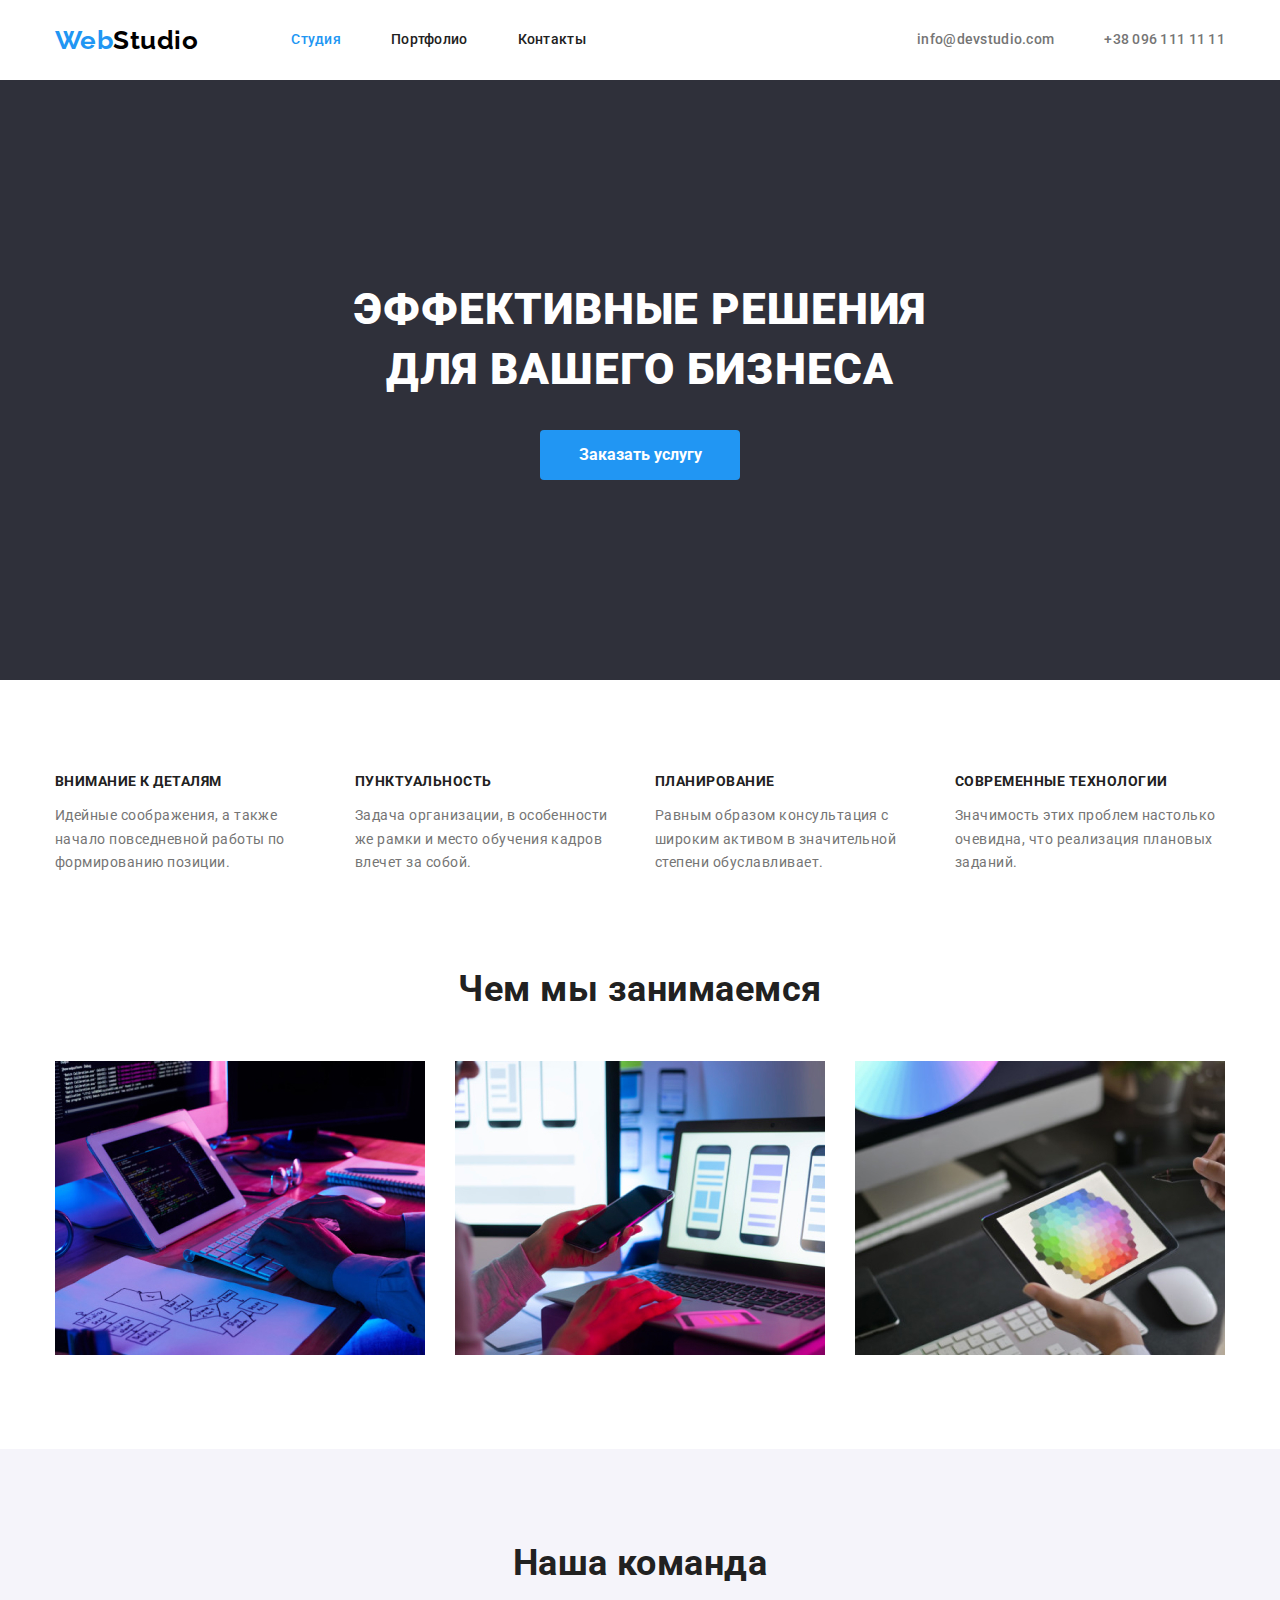
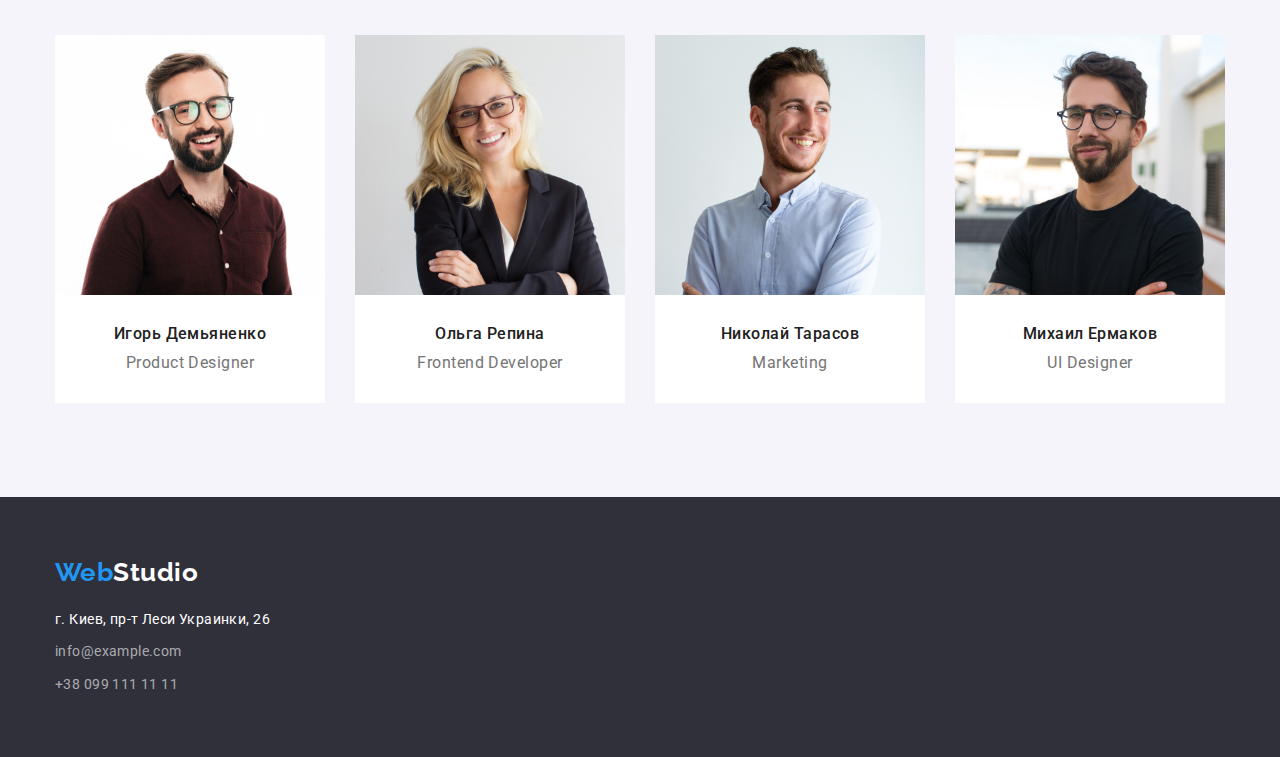
<file: index.html>
<!DOCTYPE html>
<html lang="ru">
  <head>
    <meta charset="UTF-8" />
    <meta name="viewport" content="width=device-width, initial-scale=1.0" />
    <title>Студия</title>
    <link
      href="https://fonts.googleapis.com/css2?family=Raleway:wght@700&family=Roboto:wght@400;500;700;900&display=swap"
      rel="stylesheet"
    />
    <link rel="stylesheet" href="./css/notmalize.css" />
    <link rel="stylesheet" href="./css/main.css" />
    <link rel="stylesheet" href="./css/index.css" />
  </head>
  <body>
    <!-- Шапка сайта -->
    <header class="page-header">
      <div class="container main-nav">
        <nav class="navigation-bar">
          <a href="./index.html" class="logo">
            <span class="logo-web">Web</span
            ><span class="logo-studio">Studio</span>
          </a>

          <ul class="site-nav list">
            <li class="item">
              <a href="./index.html" class="link current">Студия</a>
            </li>
            <li class="item">
              <a href="./potfolio.html" class="link">Портфолио</a>
            </li>
            <li class="item"><a href="" class="link">Контакты</a></li>
          </ul>
        </nav>

        <div class="contacts">
          <ul class="list">
            <li class="item">
              <a href="mailto:info@example.com" class="contacts-item"
                >info@devstudio.com</a
              >
            </li>
            <li class="item">
              <a href="tel:+380991111111" class="contacts-item"
                >+38 096 111 11 11</a
              >
            </li>
          </ul>
        </div>
      </div>
    </header>

    <main>
      <!-- Герой -->
      <section class="hero">
        <h1 class="hero-title">Эффективные решения<br />для вашего бизнеса</h1>
        <button type="button" class="button">Заказать услугу</button>
      </section>

      <!-- Особенности -->
      <section class="section">
        <div class="container">
          <!-- Убрать заголовок в CSS -->
          <h2 class="section-title visually-hidden">Наши особенности</h2>
          <ul class="features-list list">
            <li class="item">
              <h3 class="title">Внимание к деталям</h3>
              <p class="text">
                Идейные соображения, а также начало повседневной работы по
                формированию позиции.
              </p>
            </li>
            <li class="item">
              <h3 class="title">Пунктуальность</h3>
              <p class="text">
                Задача организации, в особенности же рамки и место обучения
                кадров влечет за собой.
              </p>
            </li>
            <li class="item">
              <h3 class="title">Планирование</h3>
              <p class="text">
                Равным образом консультация с широким активом в значительной
                степени обуславливает.
              </p>
            </li>
            <li class="item">
              <h3 class="title">Современные технологии</h3>
              <p class="text">
                Значимость этих проблем настолько очевидна, что реализация
                плановых заданий.
              </p>
            </li>
          </ul>
        </div>
      </section>

      <!-- Чем мы занимаемся -->
      <section class="section no-padding">
        <div class="container">
          <h2 class="section-title">Чем мы занимаемся</h2>
          <ul class="work-examples list">
            <li class="item">
              <img
                src="./img/img1.jpg"
                alt="рабочий процесс программирования"
                width="370"
                height="294"
              />
            </li>
            <li class="item">
              <img
                src="./img/img2.jpg"
                alt="Проектировние мобильных приложений"
                width="370"
                height="294"
              />
            </li>
            <li class="item">
              <img
                src="./img/img3.jpg"
                alt="Вэб-дизайн"
                width="370"
                height="294"
              />
            </li>
          </ul>
        </div>
      </section>

      <!-- Наша команда -->
      <section class="section our-team">
        <div class="container">
          <h2 class="section-title">Наша команда</h2>
          <ul class="team-list list">
            <li class="item">
              <img
                class="photo-member"
                src="./img/img-person1.jpg"
                alt="фото Игоря Демьяненко"
                width="270"
                height="260"
              />
              <h3 class="member">Игорь Демьяненко</h3>
              <p class="text">Product Designer</p>
            </li>
            <li class="item">
              <img
                class="photo-member"
                src="./img/img-person2.jpg"
                alt="фото Ольги Репиной"
                width="270"
                height="260"
              />
              <h3 class="member">Ольга Репина</h3>
              <p class="text">Frontend Developer</p>
            </li>
            <li class="item">
              <img
                class="photo-member"
                src="./img/img-person3.jpg"
                alt="Фото Николая Тарасова"
                width="270"
                height="260"
              />
              <h3 class="member">Николай Тарасов</h3>
              <p class="text">Marketing</p>
            </li>
            <li class="item">
              <img
                class="photo-member"
                src="./img/img-person4.jpg"
                alt="фото Михаила Ермакова"
                width="270"
                height="260"
              />
              <h3 class="member">Михаил Ермаков</h3>
              <p class="text">UI Designer</p>
            </li>
          </ul>
        </div>
      </section>
    </main>

    <!-- Футер -->
    <footer class="footer">
      <div class="container">
        <a href="./index.html" class="logo">
          <span class="logo-web">Web</span
          ><span class="logo-studio-footer">Studio</span>
        </a>
        <address>
          <a
            href="https://www.google.com/maps/place/%D0%B1%D1%83%D0%BB.+%D0%9B%D0%B5%D1%81%D0%B8+%D0%A3%D0%BA%D1%80%D0%B0%D0%B8%D0%BD%D0%BA%D0%B8,+26,+%D0%9A%D0%B8%D0%B5%D0%B2,+02000/@50.4265841,30.5361971,17z/data=!4m13!1m7!3m6!1s0x40d4cf0e033ecbe9:0x57a4dffefec77da0!2z0LHRg9C7LiDQm9C10YHQuCDQo9C60YDQsNC40L3QutC4LCAyNiwg0JrQuNC10LIsIDAyMDAw!3b1!8m2!3d50.4265807!4d30.5383858!3m4!1s0x40d4cf0e033ecbe9:0x57a4dffefec77da0!8m2!3d50.4265807!4d30.5383858"
            target="_blank"
            title="Поисковая система Google"
            class="address"
            >г. Киев, пр-т Леси Украинки, 26</a
          >
          <br />

          <a href="mailto:info@example.com" class="mail">info@example.com</a>
          <br />
          <a href="tel:+380991111111" class="tel">+38 099 111 11 11</a>
        </address>
      </div>
    </footer>
  </body>
</html>
</file>
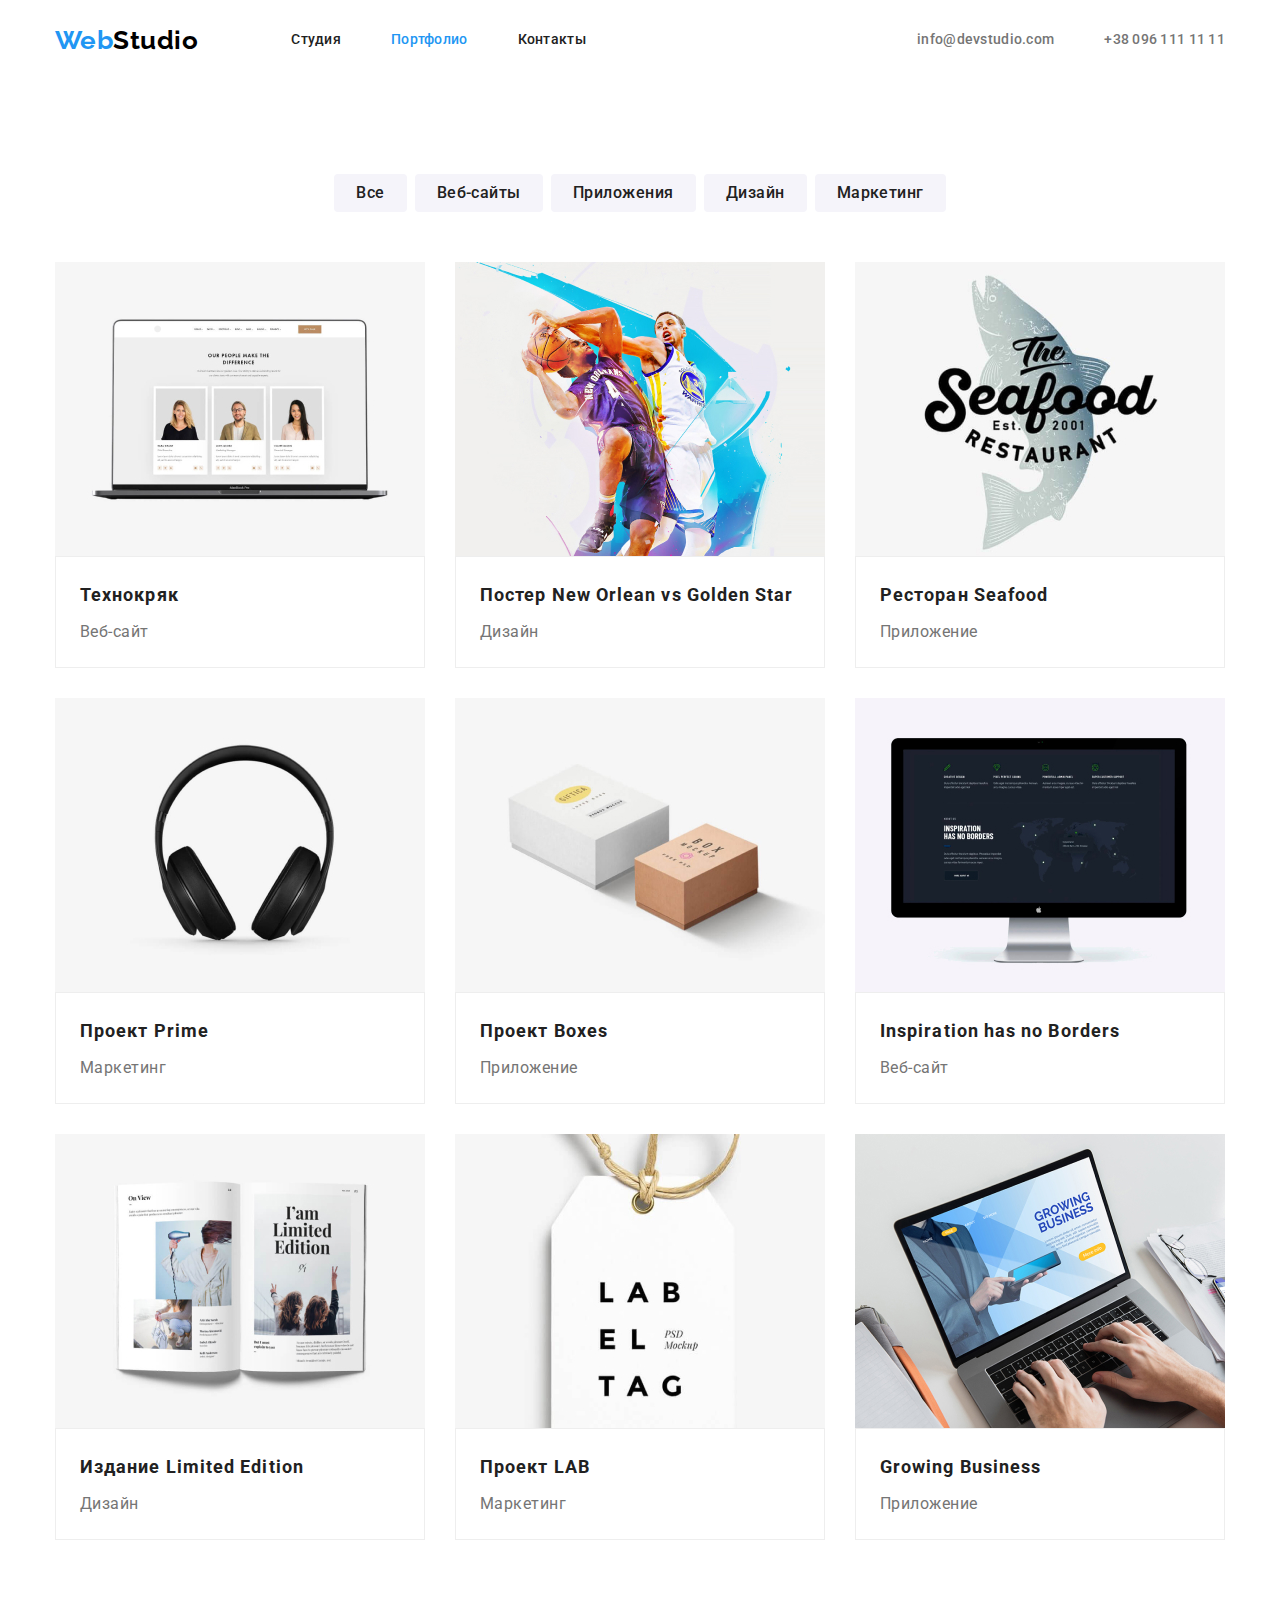
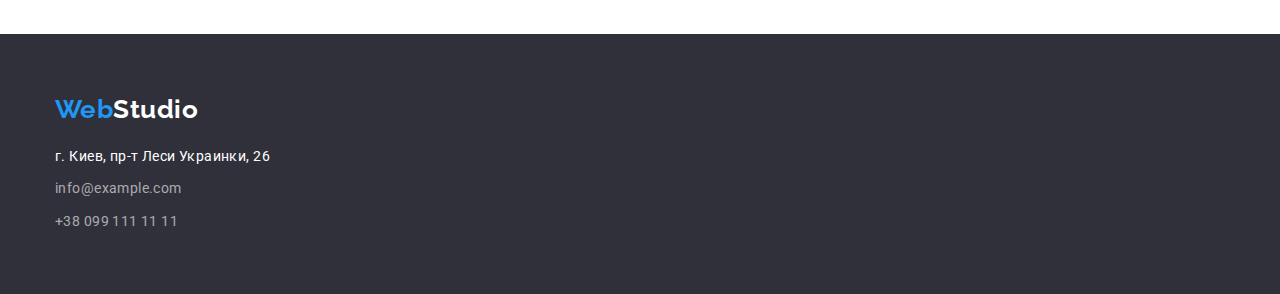
<file: potfolio.html>
<!DOCTYPE html>
<html lang="ru">
  <head>
    <meta charset="UTF-8" />
    <meta name="viewport" content="width=device-width, initial-scale=1.0" />
    <title>Портфолио</title>
    <link
      href="https://fonts.googleapis.com/css2?family=Raleway:wght@700&family=Roboto:wght@400;500;700;900&display=swap"
      rel="stylesheet"
    />
    <link rel="stylesheet" href="./css/notmalize.css" />
    <link rel="stylesheet" href="./css/main.css" />
    <link rel="stylesheet" href="./css/portfolio.css" />
  </head>

  <body>
    <!-- Шапка сайта -->
    <header class="page-header">
      <div class="container main-nav">
        <nav class="navigation-bar">
          <a href="./index.html" class="logo">
            <span class="logo-web">Web</span
            ><span class="logo-studio">Studio</span>
          </a>

          <ul class="site-nav list">
            <li class="item">
              <a href="./index.html" class="link">Студия</a>
            </li>
            <li class="item">
              <a href="./potfolio.html" class="link current">Портфолио</a>
            </li>
            <li class="item"><a href="" class="link">Контакты</a></li>
          </ul>
        </nav>

        <div class="contacts">
          <ul class="list">
            <li class="item">
              <a href="mailto:info@example.com" class="contacts-item"
                >info@devstudio.com</a
              >
            </li>
            <li class="item">
              <a href="tel:+380991111111" class="contacts-item"
                >+38 096 111 11 11</a
              >
            </li>
          </ul>
        </div>
      </div>
    </header>

    <!-- Главное -->
    <main>
      <section class="section">
        <div class="container">
          <!-- Спрятать заголовок в CSS -->
          <h1 class="visually-hidden">Примеры проектов</h1>
          <ul class="list filter-list">
            <li class="item">
              <button type="button" class="filter-button">Все</button>
            </li>
            <li class="item">
              <button type="button" class="filter-button">Веб-сайты</button>
            </li>
            <li class="item">
              <button type="button" class="filter-button">Приложения</button>
            </li>
            <li class="item">
              <button type="button" class="filter-button">Дизайн</button>
            </li>
            <li class="item">
              <button type="button" class="filter-button">Маркетинг</button>
            </li>
          </ul>

          <ul class="list project-list">
            <li class="project-item">
              <a class="project-link" href="">
                <div class="image-item">
                  <img
                    src="./img/img-project1.jpg"
                    alt="макет проекта веб-сайта"
                    width="370"
                    height="294"
                  />
                </div>
                <div class="description-item">
                  <h2 class="section-title">Технокряк</h2>
                  <p class="text">Веб-сайт</p>
                </div>
              </a>
            </li>
            <li class="project-item">
              <a class="project-link" href="">
                <div class="image-item">
                  <img
                    src="./img/img-project2.jpg"
                    alt="макет дизайна постера"
                    width="370"
                    height="294"
                  />
                </div>
                <div class="description-item">
                  <h2 class="section-title">
                    Постер New Orlean vs Golden Star
                  </h2>
                  <p class="text">Дизайн</p>
                </div>
              </a>
            </li>
            <li class="project-item">
              <a class="project-link" href="">
                <div class="image-item">
                  <img
                    src="./img/img-project3.jpg"
                    alt="макет приложения ресторана"
                    width="370"
                    height="294"
                  />
                </div>
                <div class="description-item">
                  <h2 class="section-title">Ресторан Seafood</h2>
                  <p class="text">Приложение</p>
                </div></a
              >
            </li>
            <li class="project-item">
              <a class="project-link" href="">
                <div class="image-item">
                  <img
                    src="./img/img-project4.jpg"
                    alt="макет продвижения проекта прайм"
                    width="370"
                    height="294"
                  />
                </div>
                <div class="description-item">
                  <h2 class="section-title">Проект Prime</h2>
                  <p class="text">Маркетинг</p>
                </div></a
              >
            </li>
            <li class="project-item">
              <a class="project-link" href="">
                <div class="image-item">
                  <img
                    src="./img/img-project5.jpg"
                    alt="макет приложения"
                    width="370"
                    height="294"
                  />
                </div>
                <div class="description-item">
                  <h2 class="section-title">Проект Boxes</h2>
                  <p class="text">Приложение</p>
                </div></a
              >
            </li>
            <li class="project-item">
              <a class="project-link" href="">
                <div class="image-item">
                  <img
                    src="./img/img-project6.jpg"
                    alt="макет веб-сайта"
                    width="370"
                    height="294"
                  />
                </div>
                <div class="description-item">
                  <h2 lang="en" class="section-title">
                    Inspiration has no Borders
                  </h2>
                  <p class="text">Веб-сайт</p>
                </div></a
              >
            </li>
            <li class="project-item">
              <a class="project-link" href="">
                <div class="image-item">
                  <img
                    src="./img/img-project7.jpg"
                    alt="макет дизайна к изданию"
                    width="370"
                    height="294"
                  />
                </div>
                <div class="description-item">
                  <h2 class="section-title">
                    Издание <span lang="en">Limited Edition</span>
                  </h2>
                  <p class="text">Дизайн</p>
                </div></a
              >
            </li>
            <li class="project-item">
              <a class="project-link" href="">
                <div class="image-item">
                  <img
                    src="./img/img-project8.jpg"
                    alt="макет продвижения проекта"
                    width="370"
                    height="294"
                  />
                </div>
                <div class="description-item">
                  <h2 class="section-title">
                    Проект <span lang="en">LAB</span>
                  </h2>
                  <p class="text">Маркетинг</p>
                </div></a
              >
            </li>
            <li class="project-item">
              <a class="project-link" href="">
                <div class="image-item">
                  <img
                    src="./img/img-project9.jpg"
                    alt="макет приложения"
                    width="370"
                    height="294"
                  />
                </div>
                <div class="description-item">
                  <h2 lang="en" class="section-title">Growing Business</h2>
                  <p class="text">Приложение</p>
                </div></a
              >
            </li>
          </ul>
        </div>
      </section>
    </main>

    <!-- Футер -->
    <footer class="footer">
      <div class="container">
        <a href="./index.html" class="logo">
          <span class="logo-web">Web</span
          ><span class="logo-studio-footer">Studio</span>
        </a>
        <address>
          <a
            href="https://www.google.com/maps/place/%D0%B1%D1%83%D0%BB.+%D0%9B%D0%B5%D1%81%D0%B8+%D0%A3%D0%BA%D1%80%D0%B0%D0%B8%D0%BD%D0%BA%D0%B8,+26,+%D0%9A%D0%B8%D0%B5%D0%B2,+02000/@50.4265841,30.5361971,17z/data=!4m13!1m7!3m6!1s0x40d4cf0e033ecbe9:0x57a4dffefec77da0!2z0LHRg9C7LiDQm9C10YHQuCDQo9C60YDQsNC40L3QutC4LCAyNiwg0JrQuNC10LIsIDAyMDAw!3b1!8m2!3d50.4265807!4d30.5383858!3m4!1s0x40d4cf0e033ecbe9:0x57a4dffefec77da0!8m2!3d50.4265807!4d30.5383858"
            target="_blank"
            title="Поисковая система Google"
            class="address"
            >г. Киев, пр-т Леси Украинки, 26</a
          >
          <br />
          <a href="mailto:info@example.com" class="mail">info@example.com</a>
          <br />
          <a href="tel:+380991111111" class="tel">+38 099 111 11 11</a>
        </address>
      </div>
    </footer>
  </body>
</html>
</file>
<file: css/main.css>
:root {
  --main-text-color: #757575;
  --title-text-color: #212121;
  --hover-text-color: #2196f3;
  --second-white-color: rgba(255, 255, 255, 0.6);
  --main-white-color: #ffffff;
  --second-bg-color: #2f303a;
  --third-bg-color: #f5f4fa;
}

body {
  color: #757575;
  background: var(--main-white-color);
  font-family: Roboto, sans-serif;
  letter-spacing: 0.03em;
}

img {
  display: block;
  max-width: 100%;
  height: auto;
}

.visually-hidden {
  position: absolute;
  width: 1px;
  height: 1px;
  margin: -1px;
  border: 0;
  padding: 0;
  clip: rect(0 0 0 0);
  overflow: hidden;
}

/* класс-утилита */
.list {
  padding: 0;
  margin: 0;
  list-style: none;
}

.section {
  padding-top: 94px;
  padding-bottom: 94px;
}

.container {
  margin-left: auto;
  margin-right: auto;
  width: 1200px;
  padding-left: 15px;
  padding-right: 15px;

  /* потом убрать
  outline: 1px solid red; */
}

/* Шапка */
/* .page-header {
} */

.main-nav {
  display: flex;
  align-items: center;
}

.navigation-bar {
  display: flex;
  align-items: center;
}

/* logo */
.logo {
  display: block;
  margin-right: 93px;

  font-weight: 700;
  font-size: 26px;
  line-height: 1.19;
  text-decoration: none;
}

.logo-web {
  color: var(--hover-text-color);
  font-family: Raleway, sans-serif;
}

.logo-studio {
  color: #000000;
  font-family: Raleway, sans-serif;
}

/* навигация */
.site-nav {
  display: flex;
}

.site-nav .item:not(:last-child) {
  margin-right: 50px;
}

.site-nav .link {
  display: block;
  padding-top: 32px;
  padding-bottom: 32px;

  color: var(--title-text-color);
  font-weight: 500;
  font-size: 14px;
  line-height: 1.14;
  letter-spacing: 0.02em;
  text-decoration: none;
}

.site-nav .link.current {
  color: var(--hover-text-color);
}

.site-nav .link:hover,
.site-nav .link:focus {
  color: var(--hover-text-color);
}

.contacts .list {
  display: flex;
}

.contacts .item:not(:last-child) {
  margin-right: 50px;
}

.contacts {
  margin-left: auto;
  font-weight: 500;
  font-size: 14px;
  line-height: 1.14;
  letter-spacing: 0.02em;
}

.contacts-item {
  display: block;
  color: var(--main-text-color);
  text-decoration: none;
}

.contacts-item:hover,
.contacts-item:focus {
  color: var(--hover-text-color);
}

/* Футер */
.footer {
  padding-top: 60px;
  padding-bottom: 60px;
  background-color: var(--second-bg-color);
}

address {
  font-style: normal;
}

.footer .logo {
  margin-bottom: 20px;
}

.logo-studio-footer {
  color: var(--main-white-color);
  font-family: Raleway, sans-serif;
}

.footer .address {
  color: var(--main-white-color);
  text-decoration: none;
  font-size: 14px;
  line-height: 1.71;
  letter-spacing: 0.03em;
}

.footer .mail {
  display: inline-block;
  margin-top: 9px;
  margin-bottom: 9px;
  color: var(--second-white-color);
  text-decoration: none;
  font-size: 14px;
  line-height: 1.71;
  letter-spacing: 0.03em;
}

.footer .tel {
  display: inline-block;
  color: var(--second-white-color);
  text-decoration: none;
  font-size: 14px;
  line-height: 1.71;
  letter-spacing: 0.03em;
}
</file>
<file: css/index.css>
/* секции */

.section-title {
  margin-top: 0;
  margin-bottom: 50px;

  color: var(--title-text-color);

  font-weight: 700;
  font-size: 36px;
  line-height: 1.16;
  text-align: center;
}

/* Герой */

.hero {
  padding-top: 200px;
  padding-bottom: 200px;
  background-color: var(--second-bg-color);
  text-align: center;
  letter-spacing: 0.06em;

  /* убрать после завершения
  outline: 1px solid red; */
}

.hero-title {
  margin-top: 0;
  margin-bottom: 30px;
  color: var(--main-white-color);
  font-weight: 900;
  font-size: 44px;
  line-height: 1.36;
  text-transform: uppercase;
}

.button {
  display: inline-block;
  border-radius: 4px;
  padding: 10px 32px;
  border: 0 solid transparent;

  color: var(--main-white-color);
  background-color: var(--hover-text-color);

  font-family: inherit;
  font-weight: 700;
  font-size: 16px;
  line-height: 1.87;
  min-width: 200px;
  min-height: 50px;
}

/* Особенности */

.features-list {
  display: flex;
}

.features-list .title {
  margin-top: 0;
  margin-bottom: 10;
  color: var(--title-text-color);
  font-weight: 700;
  font-size: 14px;
  line-height: 1.14;
  text-transform: uppercase;
}

.features-list .text {
  margin-top: 0;
  margin-bottom: 0;
  font-size: 14px;
  line-height: 1.71;
}

.features-list .item {
  width: calc((100% - 30px * 3) / 4);
  margin-right: 30px;
}

.features-list .item:nth-child(4n) {
  margin-right: 0;
}

/* Чем мы занимаемся */

.section.no-padding {
  padding-top: 0;
}

.work-examples {
  display: flex;
}

.work-examples .item {
  width: calc((100% - 60px) / 3);
  margin-right: 30px;
}

.work-examples .item:nth-child(3n) {
  margin-right: 0px;
}

/* Наша команда */

.our-team {
  background-color: var(--third-bg-color);
}

.team-list {
  display: flex;
}

.team-list .item {
  width: calc((100% - 90px) / 4);
  margin-right: 30px;
  padding-bottom: 30px;
  text-align: center;
}

.team-list .item:nth-child(4n) {
  margin-right: 0;
}

.member {
  font-weight: 500;
  font-size: 16px;
  line-height: 1.18;
}

.team-list .member {
  margin-top: 30px;
  margin-bottom: 10px;
  color: var(--title-text-color);
}

.team-list > li {
  background-color: var(--main-white-color);
}

.our-team .text {
  margin-top: 0;
  margin-bottom: 0;
  font-size: 16px;
  line-height: 1.18;
}
</file>
<file: css/portfolio.css>
.section-title {
  margin-top: 0;
  margin-bottom: 4px;
  color: var(--title-text-color);
  font-weight: 700;
  font-size: 18px;
  line-height: 2;
  letter-spacing: 0.06em;
}

/* Фильтры */

.filter-list {
  display: flex;
  justify-content: center;
  margin-bottom: 50px;
}

.filter-button:hover,
.filter-button:focus {
  color: var(--main-white-color);
  background-color: var(--hover-text-color);
}

/* Кнопки */

.filter-button {
  display: inline-block;
  border-radius: 4px;
  padding: 6px 22px;
  border: 0 solid transparent;

  color: var(--title-text-color);
  background-color: #f5f4fa;
  font-family: inherit;
  font-weight: 500;
  font-size: 16px;
  line-height: 1.62;
  letter-spacing: 0.03em;
}

.filter-list .item:not(:last-child) {
  margin-right: 8px;
}
/* Проекты */

.project-list {
  display: flex;
  flex-wrap: wrap;
}

.project-item:not(:nth-child(3n)) {
  flex-basis: calc((100% - 60px) / 3);
  margin-right: 30px;
}

.project-item:not(:nth-last-child(-n + 3)) {
  margin-bottom: 30px;
}

.project-item {
  /* border: 1px solid #eeeeee; */
}

.project-link {
  text-decoration: none;
}

.description-item {
  padding-top: 20px;
  padding-bottom: 20px;
  padding-left: 24px;
  border: 1px solid #eeeeee;
}

.text {
  margin-top: 0;
  margin-bottom: 0;
  color: var(--main-text-color);
  font-size: 16px;
  line-height: 1.87;
}
</file>
<file: css/notmalize.css>
/*! modern-normalize v0.7.0 | MIT License | https://github.com/sindresorhus/modern-normalize */

/*
Document
========
*/

/**
Use a better box model (opinionated).
*/

*,
*::before,
*::after {
  box-sizing: border-box;
}

/**
Use a more readable tab size (opinionated).
*/

:root {
  -moz-tab-size: 4;
  tab-size: 4;
}

/**
1. Correct the line height in all browsers.
2. Prevent adjustments of font size after orientation changes in iOS.
*/

html {
  line-height: 1.15; /* 1 */
  -webkit-text-size-adjust: 100%; /* 2 */
}

/*
Sections
========
*/

/**
Remove the margin in all browsers.
*/

body {
  margin: 0;
}

/**
Improve consistency of default fonts in all browsers. (https://github.com/sindresorhus/modern-normalize/issues/3)
*/

body {
  font-family: system-ui, -apple-system,
    /* Firefox supports this but not yet `system-ui` */ "Segoe UI", Roboto,
    Helvetica, Arial, sans-serif, "Apple Color Emoji", "Segoe UI Emoji";
}

/*
Grouping content
================
*/

/**
Add the correct height in Firefox.
*/

hr {
  height: 0;
}

/*
Text-level semantics
====================
*/

/**
Add the correct text decoration in Chrome, Edge, and Safari.
*/

abbr[title] {
  text-decoration: underline dotted;
}

/**
Add the correct font weight in Edge and Safari.
*/

b,
strong {
  font-weight: bolder;
}

/**
1. Improve consistency of default fonts in all browsers. (https://github.com/sindresorhus/modern-normalize/issues/3)
2. Correct the odd 'em' font sizing in all browsers.
*/

code,
kbd,
samp,
pre {
  font-family: ui-monospace, SFMono-Regular, Consolas, "Liberation Mono", Menlo,
    monospace; /* 1 */
  font-size: 1em; /* 2 */
}

/**
Add the correct font size in all browsers.
*/

small {
  font-size: 80%;
}

/**
Prevent 'sub' and 'sup' elements from affecting the line height in all browsers.
*/

sub,
sup {
  font-size: 75%;
  line-height: 0;
  position: relative;
  vertical-align: baseline;
}

sub {
  bottom: -0.25em;
}

sup {
  top: -0.5em;
}

/*
Forms
=====
*/

/**
1. Change the font styles in all browsers.
2. Remove the margin in Firefox and Safari.
*/

button,
input,
optgroup,
select,
textarea {
  font-family: inherit; /* 1 */
  font-size: 100%; /* 1 */
  line-height: 1.15; /* 1 */
  margin: 0; /* 2 */
}

/**
Remove the inheritance of text transform in Edge and Firefox.
1. Remove the inheritance of text transform in Firefox.
*/

button,
select {
  /* 1 */
  text-transform: none;
}

/**
Correct the inability to style clickable types in iOS and Safari.
*/

button,
[type="button"],
[type="reset"],
[type="submit"] {
  -webkit-appearance: button;
}

/**
Remove the inner border and padding in Firefox.
*/

button::-moz-focus-inner,
[type="button"]::-moz-focus-inner,
[type="reset"]::-moz-focus-inner,
[type="submit"]::-moz-focus-inner {
  border-style: none;
  padding: 0;
}

/**
Restore the focus styles unset by the previous rule.
*/

button:-moz-focusring,
[type="button"]:-moz-focusring,
[type="reset"]:-moz-focusring,
[type="submit"]:-moz-focusring {
  outline: 1px dotted ButtonText;
}

/**
Remove the padding so developers are not caught out when they zero out 'fieldset' elements in all browsers.
*/

legend {
  padding: 0;
}

/**
Add the correct vertical alignment in Chrome and Firefox.
*/

progress {
  vertical-align: baseline;
}

/**
Correct the cursor style of increment and decrement buttons in Safari.
*/

[type="number"]::-webkit-inner-spin-button,
[type="number"]::-webkit-outer-spin-button {
  height: auto;
}

/**
1. Correct the odd appearance in Chrome and Safari.
2. Correct the outline style in Safari.
*/

[type="search"] {
  -webkit-appearance: textfield; /* 1 */
  outline-offset: -2px; /* 2 */
}

/**
Remove the inner padding in Chrome and Safari on macOS.
*/

[type="search"]::-webkit-search-decoration {
  -webkit-appearance: none;
}

/**
1. Correct the inability to style clickable types in iOS and Safari.
2. Change font properties to 'inherit' in Safari.
*/

::-webkit-file-upload-button {
  -webkit-appearance: button; /* 1 */
  font: inherit; /* 2 */
}

/*
Interactive
===========
*/

/*
Add the correct display in Chrome and Safari.
*/

summary {
  display: list-item;
}
</file>
